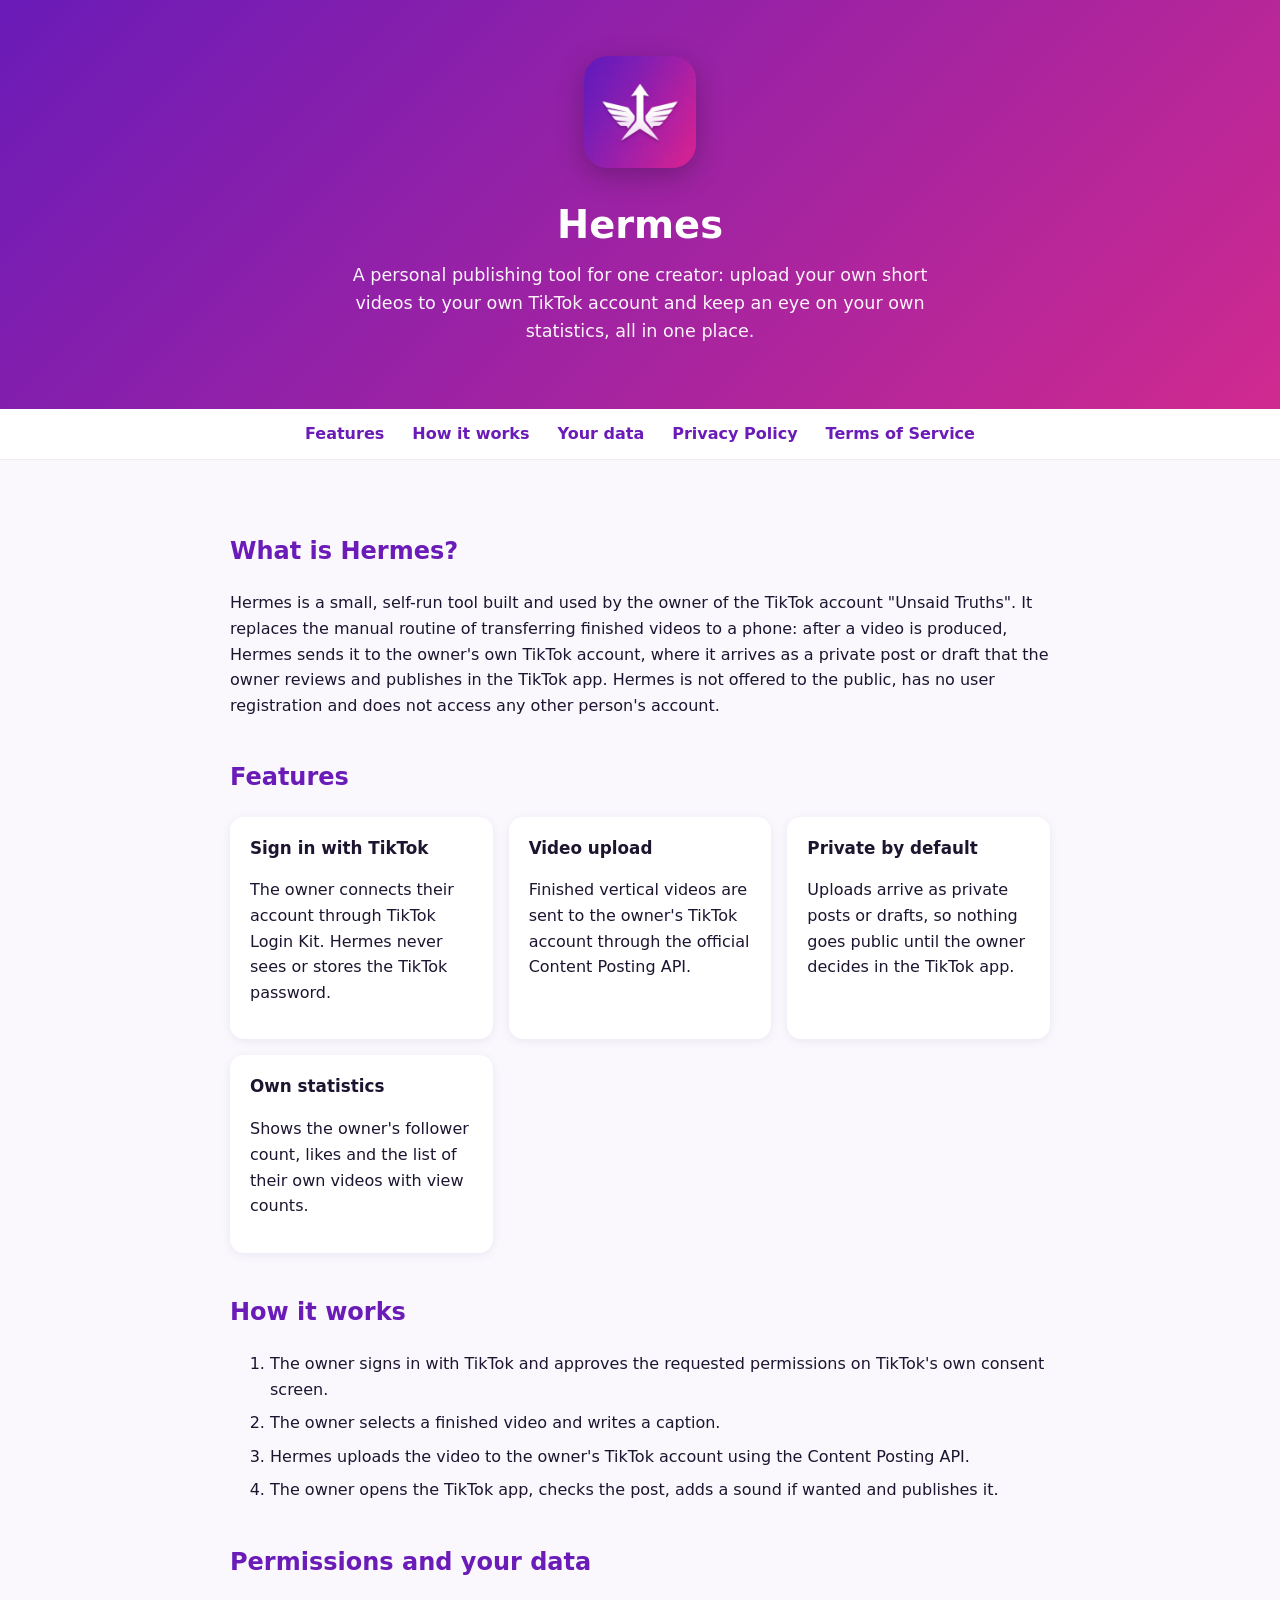
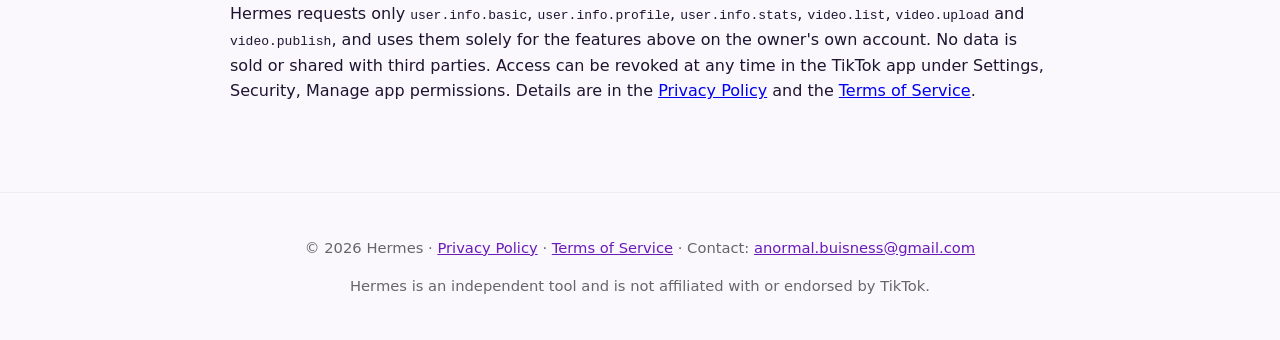
<file: index.html>
<!DOCTYPE html>
<html lang="en">
<head>
<meta charset="utf-8">
<meta name="viewport" content="width=device-width,initial-scale=1">
<title>Hermes – Personal TikTok Publisher</title>
<meta name="description" content="Hermes is a personal publishing tool that lets its owner upload their own short videos to their own TikTok account and view their own account statistics.">
<link rel="icon" type="image/x-icon" href="favicon.ico">
<link rel="icon" type="image/png" sizes="32x32" href="favicon-32.png">
<link rel="apple-touch-icon" href="apple-touch-icon.png">
<style>
*{box-sizing:border-box}body{margin:0;font-family:system-ui,-apple-system,Segoe UI,Roboto,sans-serif;color:#1d1530;line-height:1.6;background:#faf8fd}
header{background:linear-gradient(135deg,#6a1bb8,#d02a8f);color:#fff;padding:56px 20px 64px;text-align:center}
header img{width:112px;height:112px;border-radius:24px;box-shadow:0 8px 28px rgba(0,0,0,.25)}
header h1{font-size:2.4em;margin:18px 0 6px}header p{max-width:620px;margin:0 auto;font-size:1.1em;opacity:.95}
nav{background:#fff;border-bottom:1px solid #eee;text-align:center;padding:12px}nav a{margin:0 14px;color:#6a1bb8;text-decoration:none;font-weight:600}
main{max-width:860px;margin:0 auto;padding:32px 20px}
h2{color:#6a1bb8;margin-top:40px}
.grid{display:grid;grid-template-columns:repeat(auto-fit,minmax(230px,1fr));gap:16px}
.card{background:#fff;border-radius:14px;padding:18px 20px;box-shadow:0 2px 10px rgba(80,20,120,.08)}
.card h3{margin:0 0 6px;font-size:1.05em}
ol li{margin-bottom:8px}
footer{text-align:center;padding:28px 20px;color:#666;font-size:.92em;border-top:1px solid #eee;margin-top:40px}
footer a{color:#6a1bb8}
</style>
</head>
<body>
<header>
<img src="icon.png" alt="Hermes app icon">
<h1>Hermes</h1>
<p>A personal publishing tool for one creator: upload your own short videos to your own TikTok account and keep an eye on your own statistics, all in one place.</p>
</header>
<nav><a href="#features">Features</a><a href="#how">How it works</a><a href="#data">Your data</a><a href="privacy.html">Privacy Policy</a><a href="terms.html">Terms of Service</a></nav>
<main>
<section id="about">
<h2>What is Hermes?</h2>
<p>Hermes is a small, self-run tool built and used by the owner of the TikTok account "Unsaid Truths". It replaces the manual routine of transferring finished videos to a phone: after a video is produced, Hermes sends it to the owner's own TikTok account, where it arrives as a private post or draft that the owner reviews and publishes in the TikTok app. Hermes is not offered to the public, has no user registration and does not access any other person's account.</p>
</section>
<section id="features">
<h2>Features</h2>
<div class="grid">
<div class="card"><h3>Sign in with TikTok</h3><p>The owner connects their account through TikTok Login Kit. Hermes never sees or stores the TikTok password.</p></div>
<div class="card"><h3>Video upload</h3><p>Finished vertical videos are sent to the owner's TikTok account through the official Content Posting API.</p></div>
<div class="card"><h3>Private by default</h3><p>Uploads arrive as private posts or drafts, so nothing goes public until the owner decides in the TikTok app.</p></div>
<div class="card"><h3>Own statistics</h3><p>Shows the owner's follower count, likes and the list of their own videos with view counts.</p></div>
</div>
</section>
<section id="how">
<h2>How it works</h2>
<ol>
<li>The owner signs in with TikTok and approves the requested permissions on TikTok's own consent screen.</li>
<li>The owner selects a finished video and writes a caption.</li>
<li>Hermes uploads the video to the owner's TikTok account using the Content Posting API.</li>
<li>The owner opens the TikTok app, checks the post, adds a sound if wanted and publishes it.</li>
</ol>
</section>
<section id="data">
<h2>Permissions and your data</h2>
<p>Hermes requests only <code>user.info.basic</code>, <code>user.info.profile</code>, <code>user.info.stats</code>, <code>video.list</code>, <code>video.upload</code> and <code>video.publish</code>, and uses them solely for the features above on the owner's own account. No data is sold or shared with third parties. Access can be revoked at any time in the TikTok app under Settings, Security, Manage app permissions. Details are in the <a href="privacy.html">Privacy Policy</a> and the <a href="terms.html">Terms of Service</a>.</p>
</section>
</main>
<footer>
<p>&copy; 2026 Hermes &middot; <a href="privacy.html">Privacy Policy</a> &middot; <a href="terms.html">Terms of Service</a> &middot; Contact: <a href="mailto:anormal.buisness@gmail.com">anormal.buisness@gmail.com</a></p>
<p>Hermes is an independent tool and is not affiliated with or endorsed by TikTok.</p>
</footer>
</body>
</html>
</file>
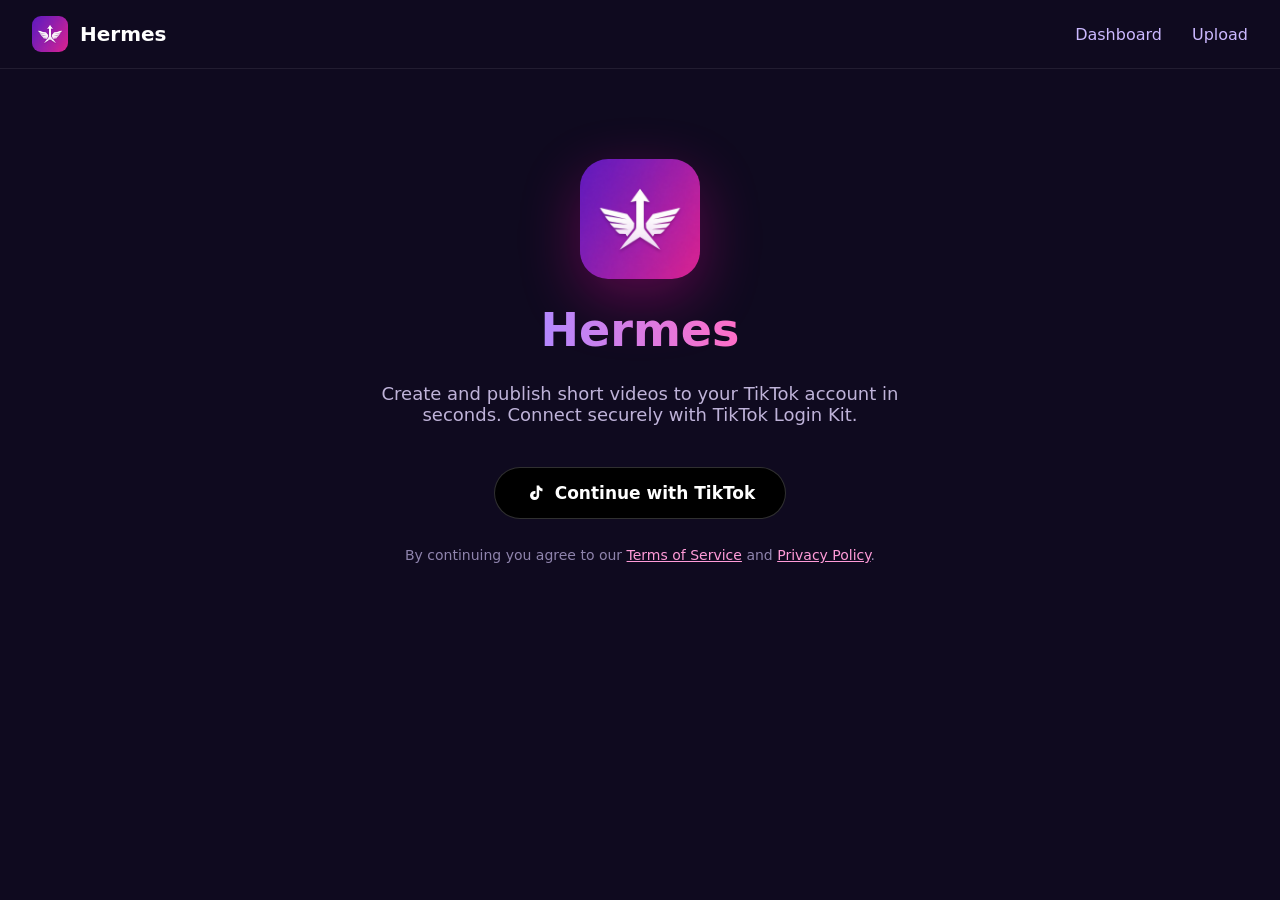
<file: hermes/index.html>
<!doctype html><html><head><meta charset="utf-8"><meta name="viewport" content="width=device-width,initial-scale=1"><title>Hermes – Post to TikTok</title><link rel="stylesheet" href="static/style.css"></head><body>
<nav><img src="static/icon.png"><b>Hermes</b><span class="sp"></span><a href="dashboard.html">Dashboard</a><a href="upload.html">Upload</a></nav>
<div class="hero"><img src="static/icon.png"><h1>Hermes</h1>
<p class="sub">Create and publish short videos to your TikTok account in seconds. Connect securely with TikTok Login Kit.</p>
<a class="btn tt" id="login" href="#"><svg width="20" height="20" viewBox="0 0 48 48" fill="#fff"><path d="M34 6c1 4 4 7 8 7v7c-3 0-6-1-8-3v13a11 11 0 1 1-11-11h2v7a4 4 0 1 0 3 4V6z"/></svg>Continue with TikTok</a>
<div class="legal">By continuing you agree to our <a href="../terms.html" target="_blank">Terms of Service</a> and <a href="../privacy.html" target="_blank">Privacy Policy</a>.</div></div>
<script>
document.getElementById('login').href='https://www.tiktok.com/v2/auth/authorize/?'+new URLSearchParams({client_key:'sbawdc7vrd8stohrnq',scope:'user.info.basic,user.info.profile,user.info.stats,video.list,video.upload,video.publish',response_type:'code',disable_auto_auth:'1',redirect_uri:'https://fortnitefreak38.github.io/tiktok-legal/hermes/dashboard.html',state:'hermes_'+Math.random().toString(36).slice(2)});
</script></body></html>
</file>
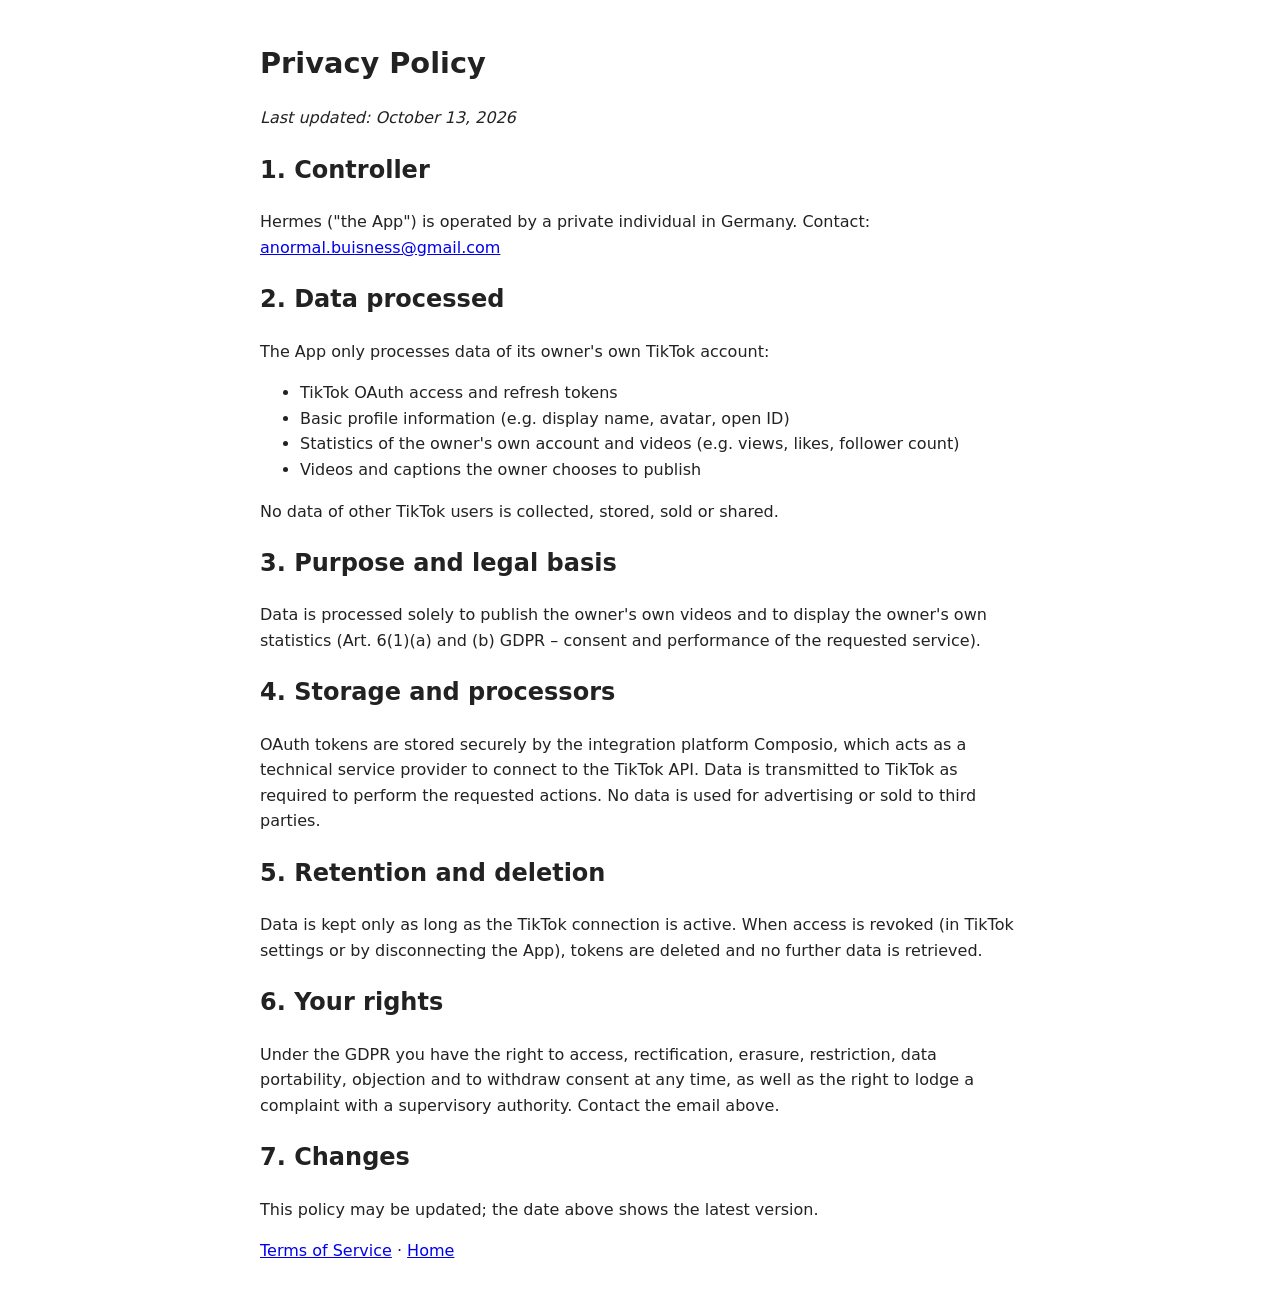
<file: privacy.html>
<!DOCTYPE html><html lang="en"><head><link rel="icon" type="image/x-icon" href="favicon.ico"><link rel="icon" type="image/png" sizes="32x32" href="favicon-32.png"><meta charset="utf-8"><meta name="viewport" content="width=device-width,initial-scale=1"><title>Privacy Policy – Hermes</title><style>body{font-family:system-ui,sans-serif;max-width:760px;margin:40px auto;padding:0 16px;line-height:1.6;color:#222}h1{font-size:1.8em}</style></head><body><h1>Privacy Policy</h1><p><em>Last updated: October 13, 2026</em></p>
<h2>1. Controller</h2><p>Hermes ("the App") is operated by a private individual in Germany. Contact: <a href="mailto:anormal.buisness@gmail.com">anormal.buisness@gmail.com</a></p>
<h2>2. Data processed</h2><p>The App only processes data of its owner's own TikTok account:</p><ul><li>TikTok OAuth access and refresh tokens</li><li>Basic profile information (e.g. display name, avatar, open ID)</li><li>Statistics of the owner's own account and videos (e.g. views, likes, follower count)</li><li>Videos and captions the owner chooses to publish</li></ul><p>No data of other TikTok users is collected, stored, sold or shared.</p>
<h2>3. Purpose and legal basis</h2><p>Data is processed solely to publish the owner's own videos and to display the owner's own statistics (Art. 6(1)(a) and (b) GDPR – consent and performance of the requested service).</p>
<h2>4. Storage and processors</h2><p>OAuth tokens are stored securely by the integration platform Composio, which acts as a technical service provider to connect to the TikTok API. Data is transmitted to TikTok as required to perform the requested actions. No data is used for advertising or sold to third parties.</p>
<h2>5. Retention and deletion</h2><p>Data is kept only as long as the TikTok connection is active. When access is revoked (in TikTok settings or by disconnecting the App), tokens are deleted and no further data is retrieved.</p>
<h2>6. Your rights</h2><p>Under the GDPR you have the right to access, rectification, erasure, restriction, data portability, objection and to withdraw consent at any time, as well as the right to lodge a complaint with a supervisory authority. Contact the email above.</p>
<h2>7. Changes</h2><p>This policy may be updated; the date above shows the latest version.</p>
<p><a href="terms.html">Terms of Service</a> · <a href="index.html">Home</a></p></body></html>
</file>
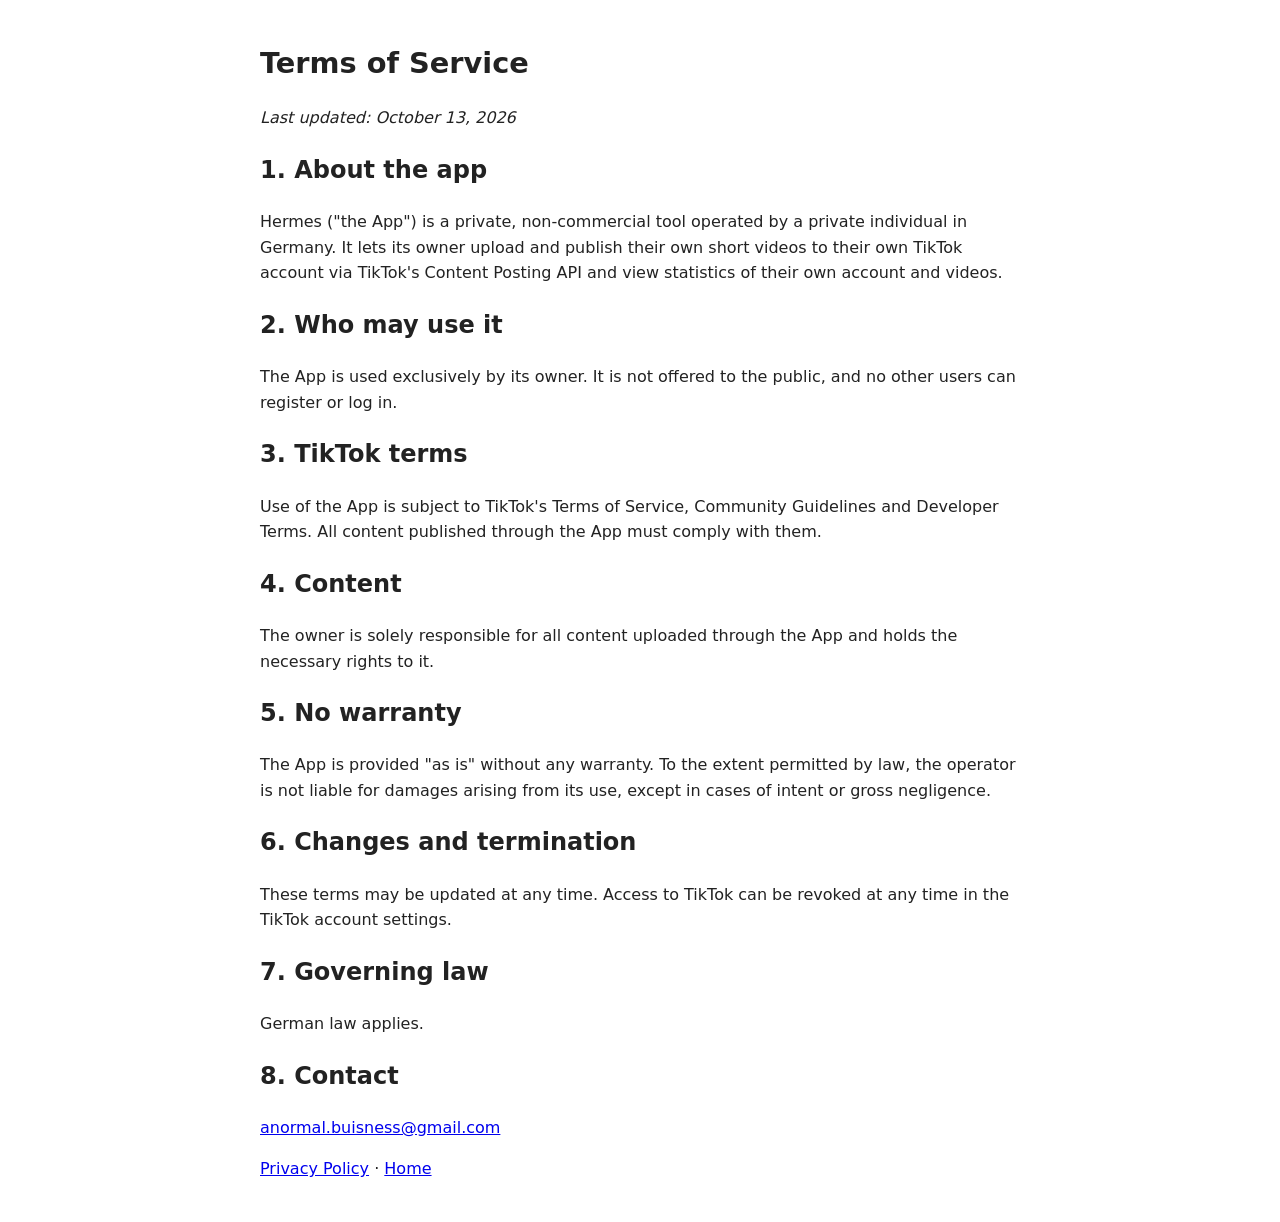
<file: terms.html>
<!DOCTYPE html><html lang="en"><head><link rel="icon" type="image/x-icon" href="favicon.ico"><link rel="icon" type="image/png" sizes="32x32" href="favicon-32.png"><meta charset="utf-8"><meta name="viewport" content="width=device-width,initial-scale=1"><title>Terms of Service – Hermes</title><style>body{font-family:system-ui,sans-serif;max-width:760px;margin:40px auto;padding:0 16px;line-height:1.6;color:#222}h1{font-size:1.8em}</style></head><body><h1>Terms of Service</h1><p><em>Last updated: October 13, 2026</em></p>
<h2>1. About the app</h2><p>Hermes ("the App") is a private, non-commercial tool operated by a private individual in Germany. It lets its owner upload and publish their own short videos to their own TikTok account via TikTok's Content Posting API and view statistics of their own account and videos.</p>
<h2>2. Who may use it</h2><p>The App is used exclusively by its owner. It is not offered to the public, and no other users can register or log in.</p>
<h2>3. TikTok terms</h2><p>Use of the App is subject to TikTok's Terms of Service, Community Guidelines and Developer Terms. All content published through the App must comply with them.</p>
<h2>4. Content</h2><p>The owner is solely responsible for all content uploaded through the App and holds the necessary rights to it.</p>
<h2>5. No warranty</h2><p>The App is provided "as is" without any warranty. To the extent permitted by law, the operator is not liable for damages arising from its use, except in cases of intent or gross negligence.</p>
<h2>6. Changes and termination</h2><p>These terms may be updated at any time. Access to TikTok can be revoked at any time in the TikTok account settings.</p>
<h2>7. Governing law</h2><p>German law applies.</p>
<h2>8. Contact</h2><p><a href="mailto:anormal.buisness@gmail.com">anormal.buisness@gmail.com</a></p>
<p><a href="privacy.html">Privacy Policy</a> · <a href="index.html">Home</a></p></body></html>
</file>
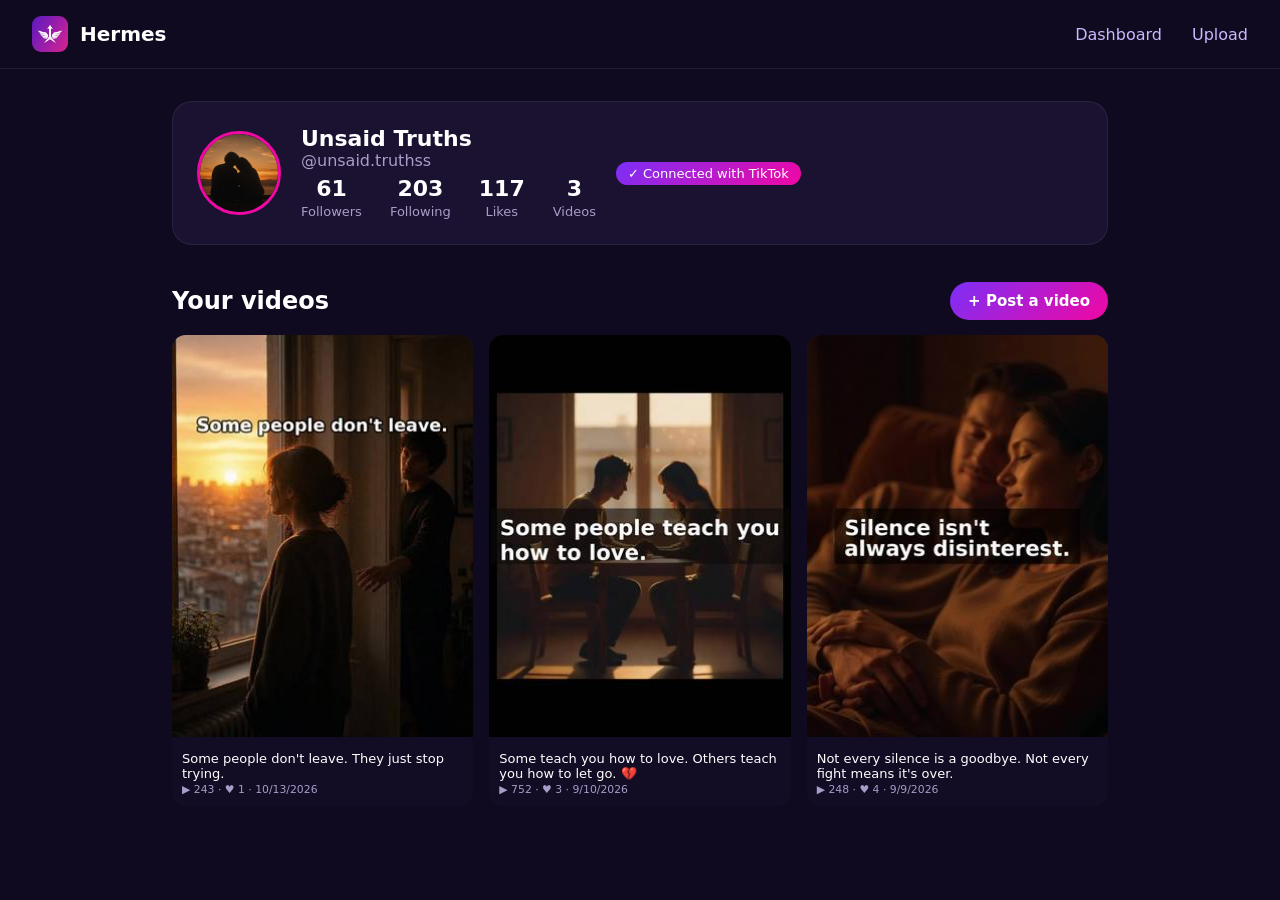
<file: hermes/dashboard.html>
<!doctype html><html><head><meta charset="utf-8"><meta name="viewport" content="width=device-width,initial-scale=1"><title>Hermes – Dashboard</title><link rel="stylesheet" href="static/style.css"></head><body><nav><img src="static/icon.png"><b>Hermes</b><span class="sp"></span><a href="dashboard.html">Dashboard</a><a href="upload.html">Upload</a></nav>
<div class="wrap"><div class="card prof"><img id="av"><div><div style="font-size:22px;font-weight:700" id="dn"></div><div style="color:#a99cc8" id="un"></div>
<div class="stats"><div><b id="fo"></b><span>Followers</span></div><div><b id="fg"></b><span>Following</span></div><div><b id="li"></b><span>Likes</span></div><div><b id="vc"></b><span>Videos</span></div></div></div>
<span class="pill g">✓ Connected with TikTok</span></div>
<div style="display:flex;align-items:center;gap:10px"><h2 style="flex:1">Your videos</h2><a class="btn g" href="upload.html" style="margin:0;padding:10px 18px;font-size:15px">+ Post a video</a></div>
<div class="vids" id="vids"></div></div>
<script>fetch('data.json').then(r=>r.json()).then(d=>{const u=d.user;av.src=u.avatar;dn.textContent=u.display_name;un.textContent='@'+u.username;fo.textContent=u.follower_count;fg.textContent=u.following_count;li.textContent=u.likes_count;vc.textContent=u.video_count;
vids.innerHTML=d.videos.map(v=>'<a class="v" target="_blank" style="color:#fff;text-decoration:none" href="'+v.url+'"><img src="'+v.cover+'"><div>'+v.title+'<br><small>▶ '+v.views+' · ♥ '+v.likes+' · '+new Date(v.create_time*1000).toLocaleDateString()+'</small></div></a>').join('')})</script></body></html>
</file>
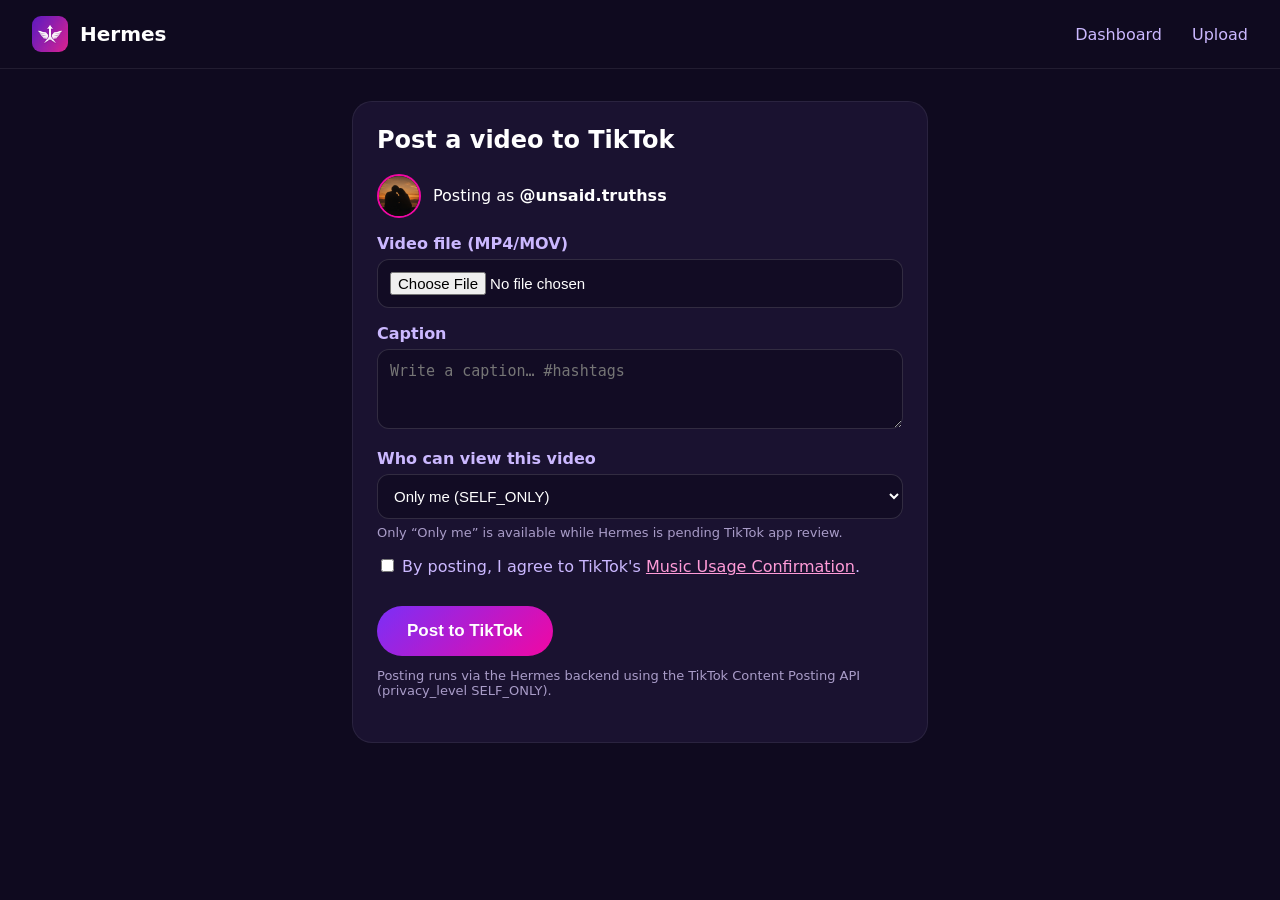
<file: hermes/upload.html>
<!doctype html><html><head><meta charset="utf-8"><meta name="viewport" content="width=device-width,initial-scale=1"><title>Hermes – Post</title><link rel="stylesheet" href="static/style.css"></head><body><nav><img src="static/icon.png"><b>Hermes</b><span class="sp"></span><a href="dashboard.html">Dashboard</a><a href="upload.html">Upload</a></nav>
<div class="wrap" style="max-width:640px"><div class="card"><h2 style="margin-top:0">Post a video to TikTok</h2>
<div class="prof" style="gap:12px"><img src="static/avatar.png" style="width:44px;height:44px;border-width:2px"><div>Posting as <b>@unsaid.truthss</b></div></div>
<form id="f"><label>Video file (MP4/MOV)</label><input type="file" id="vf" accept="video/*" required>
<label>Caption</label><textarea id="cap" rows="3" maxlength="2200" placeholder="Write a caption… #hashtags"></textarea>
<label>Who can view this video</label><select><option value="SELF_ONLY">Only me (SELF_ONLY)</option></select>
<div class="note">Only “Only me” is available while Hermes is pending TikTok app review.</div>
<label style="font-weight:400"><input type="checkbox" required style="width:auto"> By posting, I agree to TikTok's <a style="color:#ff9bd8" href="https://www.tiktok.com/legal/page/global/music-usage-confirmation/en" target="_blank">Music Usage Confirmation</a>.</label>
<button class="btn g" id="b">Post to TikTok</button>
<div class="note" style="margin-top:12px">Posting runs via the Hermes backend using the TikTok Content Posting API (privacy_level SELF_ONLY).</div></form>
<div id="st" class="steps" style="margin-top:20px"></div></div></div>
<script>
f.onsubmit=e=>{e.preventDefault();b.disabled=true;const file=vf.files[0];
const S=[['Preparing video ('+(file.size/1048576).toFixed(1)+' MB)…',15],['Uploading to Hermes backend…',45],['Initializing TikTok upload (SELF_ONLY)…',70],['Transferring video to TikTok…',95],['Upload queued – sent to TikTok inbox for review',100]];
st.innerHTML='<div class="bar"><i class="g" id="pb"></i></div><div id="sl"></div>';let i=0;
const step=()=>{const [t,p]=S[i];pb.style.width=p+'%';sl.innerHTML+='<p>'+(i<S.length-1?'⏳ ':'📥 ')+t+'</p>';
if(++i<S.length)setTimeout(step,1200);else sl.innerHTML+='<p class="note">TikTok is processing the video. Open the TikTok app inbox to finish posting.</p>'};step()}
</script></body></html>
</file>
<file: hermes/static/style.css>
*{box-sizing:border-box}body{margin:0;font-family:Inter,system-ui,sans-serif;background:#0f0a1f;color:#fff;min-height:100vh}
.g{background:linear-gradient(135deg,#7b2ff7,#f107a3)}
nav{display:flex;align-items:center;gap:12px;padding:16px 32px;border-bottom:1px solid #ffffff14}nav img{width:36px;border-radius:9px}nav b{font-size:20px}nav .sp{flex:1}nav a{color:#cbb8ff;text-decoration:none;margin-left:18px}
.hero{display:flex;flex-direction:column;align-items:center;text-align:center;padding:90px 20px}
.hero img{width:120px;border-radius:28px;box-shadow:0 20px 60px #f107a355}
h1{font-size:46px;margin:24px 0 8px;background:linear-gradient(90deg,#b388ff,#ff6ec7);-webkit-background-clip:text;color:transparent}
p.sub{color:#bfb3d9;max-width:520px;font-size:18px}
.btn{display:inline-flex;align-items:center;gap:10px;border:0;color:#fff;padding:15px 30px;border-radius:999px;font-size:17px;font-weight:600;cursor:pointer;text-decoration:none;margin-top:24px}
.btn.tt{background:#000;border:1px solid #ffffff30}.btn:disabled{opacity:.5}
.legal{margin-top:28px;font-size:14px;color:#8f84ad}.legal a{color:#ff9bd8}
.wrap{max-width:1000px;margin:0 auto;padding:32px}
.card{background:#1a1230;border:1px solid #ffffff12;border-radius:20px;padding:24px;margin-bottom:22px}
.prof{display:flex;align-items:center;gap:20px}.prof img{width:84px;height:84px;border-radius:50%;border:3px solid #f107a3}
.stats{display:flex;gap:28px;margin-top:6px}.stats div{text-align:center}.stats b{font-size:22px;display:block}.stats span{color:#a99cc8;font-size:13px}
.vids{display:grid;grid-template-columns:repeat(3,1fr);gap:16px}.v{background:#120c24;border-radius:14px;overflow:hidden}.v img{width:100%;aspect-ratio:3/4;object-fit:cover;background:#2a1d4a}.v div{padding:10px;font-size:13px}.v small{color:#a99cc8}
label{display:block;margin:16px 0 6px;color:#cbb8ff;font-weight:600}input,textarea,select{width:100%;padding:12px;border-radius:12px;border:1px solid #ffffff22;background:#120c24;color:#fff;font-size:15px}
.note{font-size:13px;color:#a99cc8;margin-top:6px}.ok{color:#7dffb0}.pill{display:inline-block;padding:4px 12px;border-radius:999px;font-size:13px}
pre{background:#120c24;padding:14px;border-radius:12px;white-space:pre-wrap;font-size:13px}
@media(max-width:700px){nav{padding:12px 16px;gap:8px}nav a{margin-left:10px;font-size:15px}.hero{padding:50px 18px}h1{font-size:38px}.wrap{padding:16px}.prof{flex-wrap:wrap;gap:14px}.stats{gap:16px}.stats b{font-size:18px}.vids{grid-template-columns:repeat(2,1fr);gap:10px}.btn{padding:14px 24px}.card{padding:18px}}
.bar{height:10px;background:#120c24;border-radius:99px;overflow:hidden;margin:10px 0}.bar i{display:block;height:100%;width:0;transition:width .3s}
.steps p{margin:6px 0;font-size:14px}
</file>
